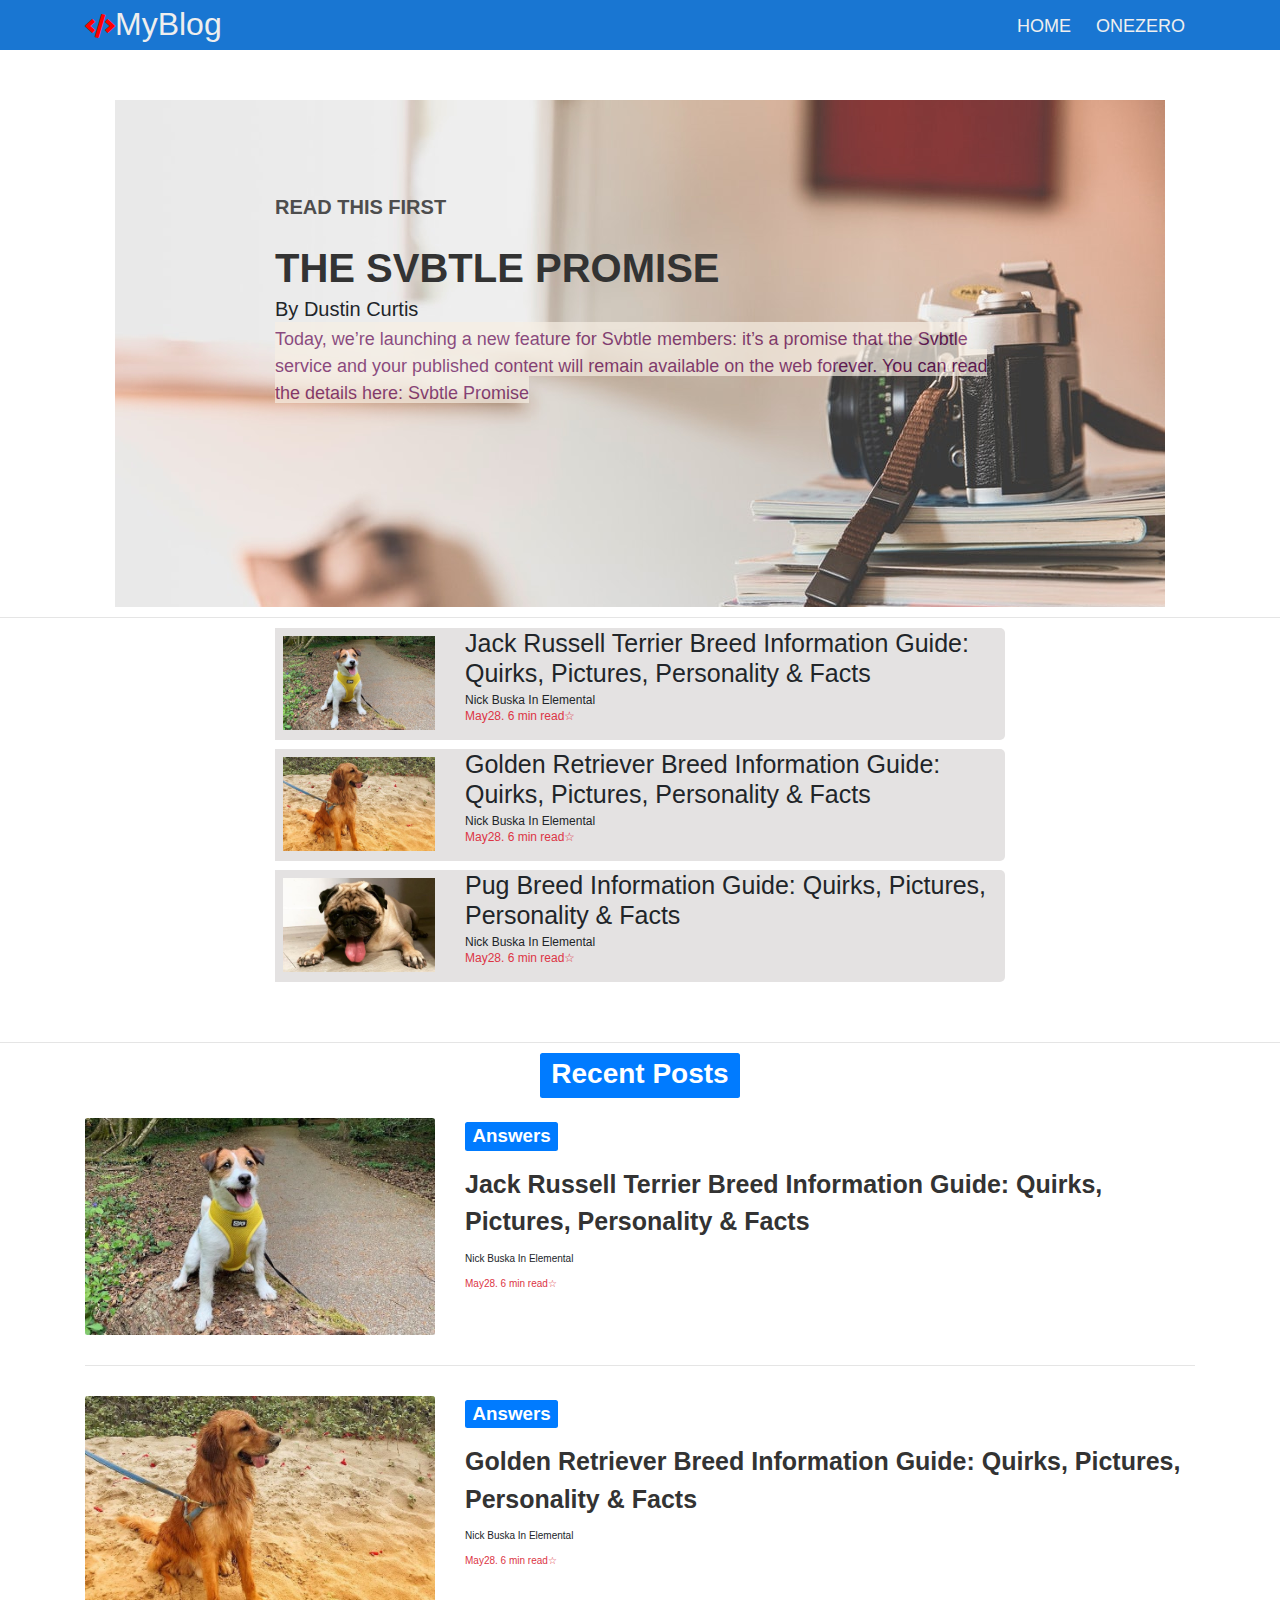
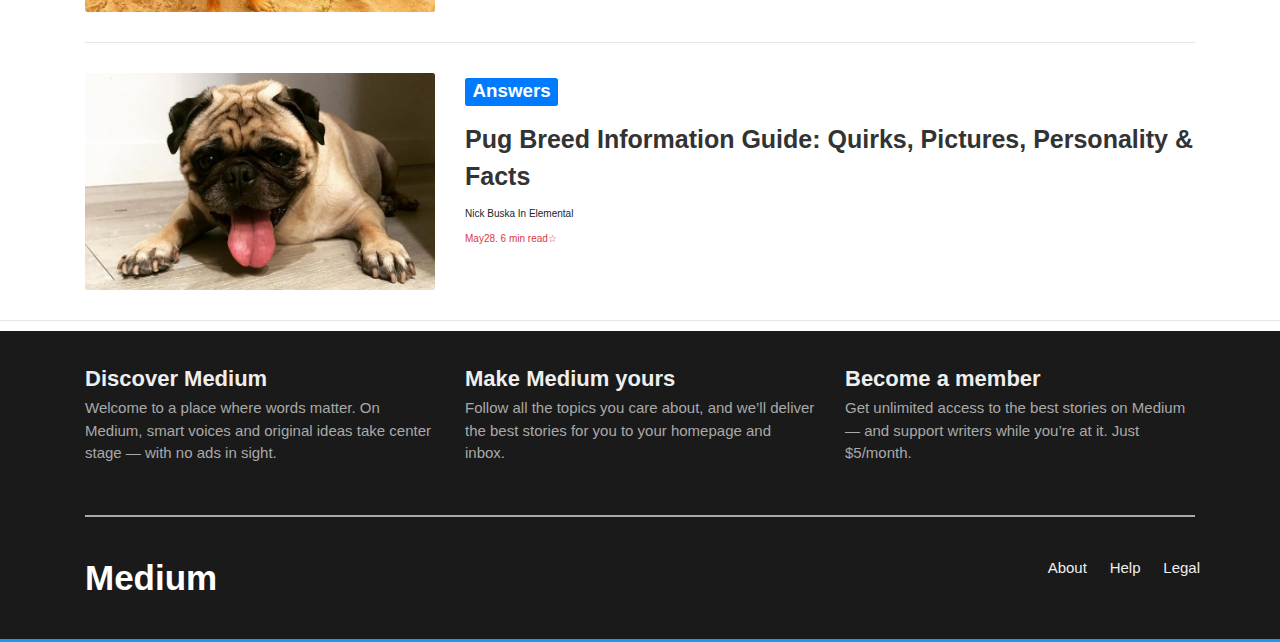
<file: index.html>
<!DOCTYPE html>
<html>
    <head>
        <title>
            Simple Blog Website
        </title>
        <link rel="stylesheet" href="https://maxcdn.bootstrapcdn.com/bootstrap/3.4.0/css/bootstrap.min.css">
        <script src="https://ajax.googleapis.com/ajax/libs/jquery/3.4.0/jquery.min.js"></script>
        <script src="https://maxcdn.bootstrapcdn.com/bootstrap/3.4.0/js/bootstrap.min.js"></script>

        <link rel="stylesheet" type="text/css" href="css/bootstrap.min.css">
        <link rel="stylesheet" type="text/css" href="css/font-awesome.min.css">
        <link rel="stylesheet" type="text/css" href="css/style.css">
        <link rel='stylesheet' href='https://use.fontawesome.com/releases/v5.7.0/css/all.css'>
        <link rel="stylesheet" href="https://stackpath.bootstrapcdn.com/bootstrap/4.3.1/css/bootstrap.min.css" integrity="sha384-ggOyR0iXCbMQv3Xipma34MD+dH/1fQ784/j6cY/iJTQUOhcWr7x9JvoRxT2MZw1T" crossorigin="anonymous">
        <!-- google fonts -->
        <link href="https://fonts.googleapis.com/css?family=Crimson+Text&display=swap" rel="stylesheet">
    </head>
    <body>
        <!-- Header -->
        <div class="Header" >
            <div class="container-fluid">
                    <!-- Navigation -->
                    <div class="nav fixed-top">
                        <input type="checkbox" id="nav-check">

                        <div class="container">
                            <div class="nav-header">
                                <div class="nav-title">    
                                    <a href="index.html"><i class='fas fa-code' style='font-size:24px;color:red'></i>MyBlog</a>
                                </div>
                            </div>
                            <div class="nav-btn ">
                                <label for="nav-check">
                                <span></span>
                                <span></span>
                                <span></span>
                                </label>
                            </div>
                            <div class="nav-links">
                                <a href="#" >HOME</a>
                                <a href="#" >ONEZERO</a>
                            </div>
                        </div>
                    </div>
            </div>

        </div>
        <div class="FirstBlog">
            <div class="container">
                <div class="row">
                    <div class="col-md-8 col-md-offset-2">
                        <h3>
                            Read this First
                        </h3>
                        <h1>
                            The Svbtle Promise
                        </h1>
                        <h2>By Dustin Curtis</h2>
                        <p>
                                Today, we’re launching a new feature for Svbtle members: it’s a promise that the Svbtle service and your published content will remain available on the web forever. You can read the details here: Svbtle Promise 
                        </p>
                    </div>
                </div>
            </div>
        </div>
        <!-- <div class="SecondBlog">
            <div class="container">
                <div class="row">
                    <div class="secondBlog-wrapper">
                        <div class="col-md-4">
                            <div>
                                <img src="img/174881.jpg" width="100px" height="40px">
                            </div>
                            <div>
                                <div class="row">
                                    <div class="col-md-3"></div>
                                    <div class="col-md-9">
                                        <h1>
                                                Why We Can’t Define Sex Through Testosterone
                                        </h1>
                                        <p>
                                                How Caster Semenya’s case leads to broader consequences for sex identification and the participation of transgender athletes in sports
                                        </p>
                                    </div>
                                </div>
                            </div>
                        </div>
                        <div class="col-md-4">
                            <div class="row">
                                <div class="col-md-3">
                                    <img src="img/174881.jpg" width="40px" height="40px">
                                </div>
                                <div class="col-md-9">
                                    <h2>
                                            Meet the Security Company Building an International Database of Banned Bar Patrons

                                    </h2>
                                    <p>
                                            Susie Cagle in OneZero
                                    </p>
                                </div>
                            </div>
                            <div class="row">
                                <div class="col-md-3">
                                    <img src="img/174881.jpg" width="40px" height="40px">
                                </div>
                                <div class="col-md-9">
                                    <h2>
                                            Meet the Security Company Building an International Database of Banned Bar Patrons

                                    </h2>
                                    <p>
                                            Susie Cagle in OneZero
                                    </p>
                                </div>
                            </div>
                            <div class="row">
                                <div class="col-md-3">
                                    <img src="img/174881.jpg" width="40px" height="40px">
                                </div>
                                <div class="col-md-9">
                                    <h2>
                                            Meet the Security Company Building an International Database of Banned Bar Patrons

                                    </h2>
                                    <p>
                                            Susie Cagle in OneZero
                                    </p>
                                </div>
                            </div>
                        </div>
                        <div class="col-md-4">
                            <div>
                                <img src="img/174881.jpg" width="100px" height="40px">
                            </div>
                            <div>
                                <h1>
                                        Why We Can’t Define Sex Through Testosterone
                                </h1>
                                <p>
                                        How Caster Semenya’s case leads to broader consequences for sex identification and the participation of transgender athletes in sports
                                </p>
                            </div>
                        </div>
                    </div>
                </div>
            </div>
        </div> -->
       
        <hr>
        <div class="container">
           <div class="row">
               <div class="col-md-8 col-md-offset-2">
                    <div class="ThirdBlog">
                        <div class="third-blog-item">
                            <div class="row">
                                <div class="col-md-3">
                                    <img class="rounded float-right" src="img/kukur1.jpg" width="100%">
                                </div>
                                <div class="col-md-9">
                                    <h1>Jack Russell Terrier Breed Information Guide: Quirks, Pictures, Personality & Facts</h1>
                                    <p>Nick Buska In Elemental</p>
                                    <p class="text-danger">May28. 6 min read<span>☆</span></p>
                                </div>
                            </div>
                        </div>
                       <div class="third-blog-item">
                            <div class="row">
                                <div class="col-md-3">
                                    <img src="img/kukur2.jpg" class="rounded float-right" width="100%">
                                </div>
                                <div class="col-md-9">
                                    <h1>Golden Retriever Breed Information Guide: Quirks, Pictures, Personality & Facts</h1>
                                    <p>Nick Buska In Elemental</p>
                                    <p class="text-danger">May28. 6 min read<span>☆</span></p>
                                </div>
                            </div>
                       </div>
                       <div class="third-blog-item">
                            <div class="row">
                                <div class="col-md-3">
                                    <img src="img/kukur3.jpg" class="rounded float-right" width="100%">
                                </div>
                                <div class="col-md-9">
                                    <h1>Pug Breed Information Guide: Quirks, Pictures, Personality & Facts</h1>
                                    <p>Nick Buska In Elemental</p>
                                    <p class="text-danger">May28. 6 min read<span>☆</span></p>
                                </div>
                            </div>
                        </div>
                    </div>
               </div>
           </div>
        </div>
        <hr>    
        <div class="fourthblog">
            <div class="container">
                <div class="title">
                        <span class="badge badge-primary">Recent Posts</span>
                </div>
                <div class="row">
                    <div class="col-md-4">
                            <img class="rounded float-right" src="img/kukur1.jpg" alt="kukur1" width="100%">
                    </div>
                    <div class="col-md-8">
                        <h1><span class="badge badge-primary">Answers</span></h1>
                            <a href="kukur.html"><p>Jack Russell Terrier Breed Information Guide: Quirks, Pictures, Personality & Facts</p></a>
                            <p>Nick Buska In Elemental</p>
                            <p class="text-danger">May28. 6 min read<span>☆</span></p>
                    </div>
                </div>
                <hr>
                <div class="row">
                    <div class="col-md-4">
                        <img class="rounded float-right" src="img/kukur2.jpg" alt="kukur2" width="100%">
                    </div>
                    <div class="col-md-8">
                        <h1><span class="badge badge-primary">Answers</span></h1>
                        <a href="kukur.html"><p>Golden Retriever Breed Information Guide: Quirks, Pictures, Personality & Facts</p></a>
                        <p>Nick Buska In Elemental</p>
                        <p class="text-danger">May28. 6 min read<span>☆</span></p>
                    </div>
                </div>
                <hr>
                <div class="row">
                    <div class="col-md-4">
                            <img class="rounded float-right" src="img/kukur3.jpg" alt="kukur3" width="100%">
                    </div>
                    <div class="col-md-8">
                        <h1><span class="badge badge-primary">Answers</span></h1>
                            <a href="kukur.html"><p>Pug Breed Information Guide: Quirks, Pictures, Personality & Facts</p></a>
                            <p>Nick Buska In Elemental</p>
                            <p class="text-danger">May28. 6 min read<span>☆</span></p>
                    </div>
                </div>
            </div>
        </div>
        <hr>
        <!-- <div class="fifthblog">
            <div class="container">
                <div class="row" id="absolute">
                    <img src="img/background.jpg">
                </div>
                <div class="row" id="relative">
                    <div class="col-md-8 col-md-offset-2" id="abc">
                        <h3>
                            Read this First
                        </h3>
                        <h1>
                            The Svbtle Promise
                        </h1>
                        <h2>By Dustin Curtis</h2>
                        <p>
                                Today, we’re launching a new feature for Svbtle members: it’s a promise that the Svbtle service and your published content will remain available on the web forever. You can read the details here: Svbtle Promise 
                        </p>
                    </div>
                </div>
            </div>
        </div> -->
        <!-- <div class="sixthblog">
            <div class="container" id="absoluteimg">
                <h2>Carousel Example</h2>
                <div id="myCarousel" class="carousel slide" data-ride="carousel">
                   
                    <ol class="carousel-indicators">
                    <li data-target="#myCarousel" data-slide-to="0" class="active"></li>
                    <li data-target="#myCarousel" data-slide-to="1"></li>
                    <li data-target="#myCarousel" data-slide-to="2"></li>
                    </ol>
                
                    
                    <div class="carousel-inner">
                
                    <div class="item active">
                        <img src="img/kukur1.jpg" alt="Los Angeles" style="width:100%;">
                        <div class="carousel-caption">
                        <h3>Los Angeles</h3>
                        <p>LA is always so much fun!</p>
                        </div>
                    </div>
                
                    <div class="item">
                        <img src="img/kukur2.jpg" alt="Chicago" style="width:100%;">
                        <div class="carousel-caption">
                        <h3>Chicago</h3>
                        <p>Thank you, Chicago!</p>
                        </div>
                    </div>
                    
                    <div class="item">
                        <img src="img/kukur3.jpg" alt="New York" style="width:100%;">
                        <div class="carousel-caption">
                        <h3>New York</h3>
                        <p>We love the Big Apple!</p>
                        </div>
                    </div>
                
                    </div>
                
                   
                    <a class="left carousel-control" href="#myCarousel" data-slide="prev">
                    <span class="glyphicon glyphicon-chevron-left"></span>
                    <span class="sr-only">Previous</span>
                    </a>
                    <a class="right carousel-control" href="#myCarousel" data-slide="next">
                    <span class="glyphicon glyphicon-chevron-right"></span>
                    <span class="sr-only">Next</span>
                    </a>
                </div>
            </div>
            <div class="container" id="relativeimg">
                <div class="row" id="relative">
                    <div class="col-md-8 col-md-offset-2" id="abc">
                        <h3>
                            Read this First
                        </h3>
                        <h1>
                            The Svbtle Promise
                        </h1>
                        <h2>By Dustin Curtis</h2>
                        <p>
                                Today, we’re launching a new feature for Svbtle members: it’s a promise that the Svbtle service and your published content will remain available on the web forever. You can read the details here: Svbtle Promise 
                        </p>
                    </div>
                </div>
            </div>
        </div> -->
        <div class="footer">
            <div class="container">
                <div class="row">
                    <div class="col-md-4">
                        <h2>Discover Medium</h2>
                        <p>Welcome to a place where words matter. On Medium, smart voices and original ideas take center stage — with no ads in sight.</p>
                    </div>
                    <div class="col-md-4">
                        <h2>Make Medium yours</h2>
                        <p>Follow all the topics you care about, and we’ll deliver the best stories for you to your homepage and inbox.</p>
                    </div>
                    <div class="col-md-4">
                        <h2>Become a member</h2>
                        <p>Get unlimited access to the best stories on Medium — and support writers while you’re at it. Just $5/month.</p>
                    </div>
                </div>
                <hr>
                <div class="row">
                    <div id="head">
                        <h1>Medium</h1>
                    </div>
                    <div class="listdiv">
                        <ul id="list">
                            <li>About</li>
                            <li>Help</li>
                            <li>Legal</li>
                        </ul>
                    </div>
                </div>
            </div>
        </div>
    </body>
</html>
</file>
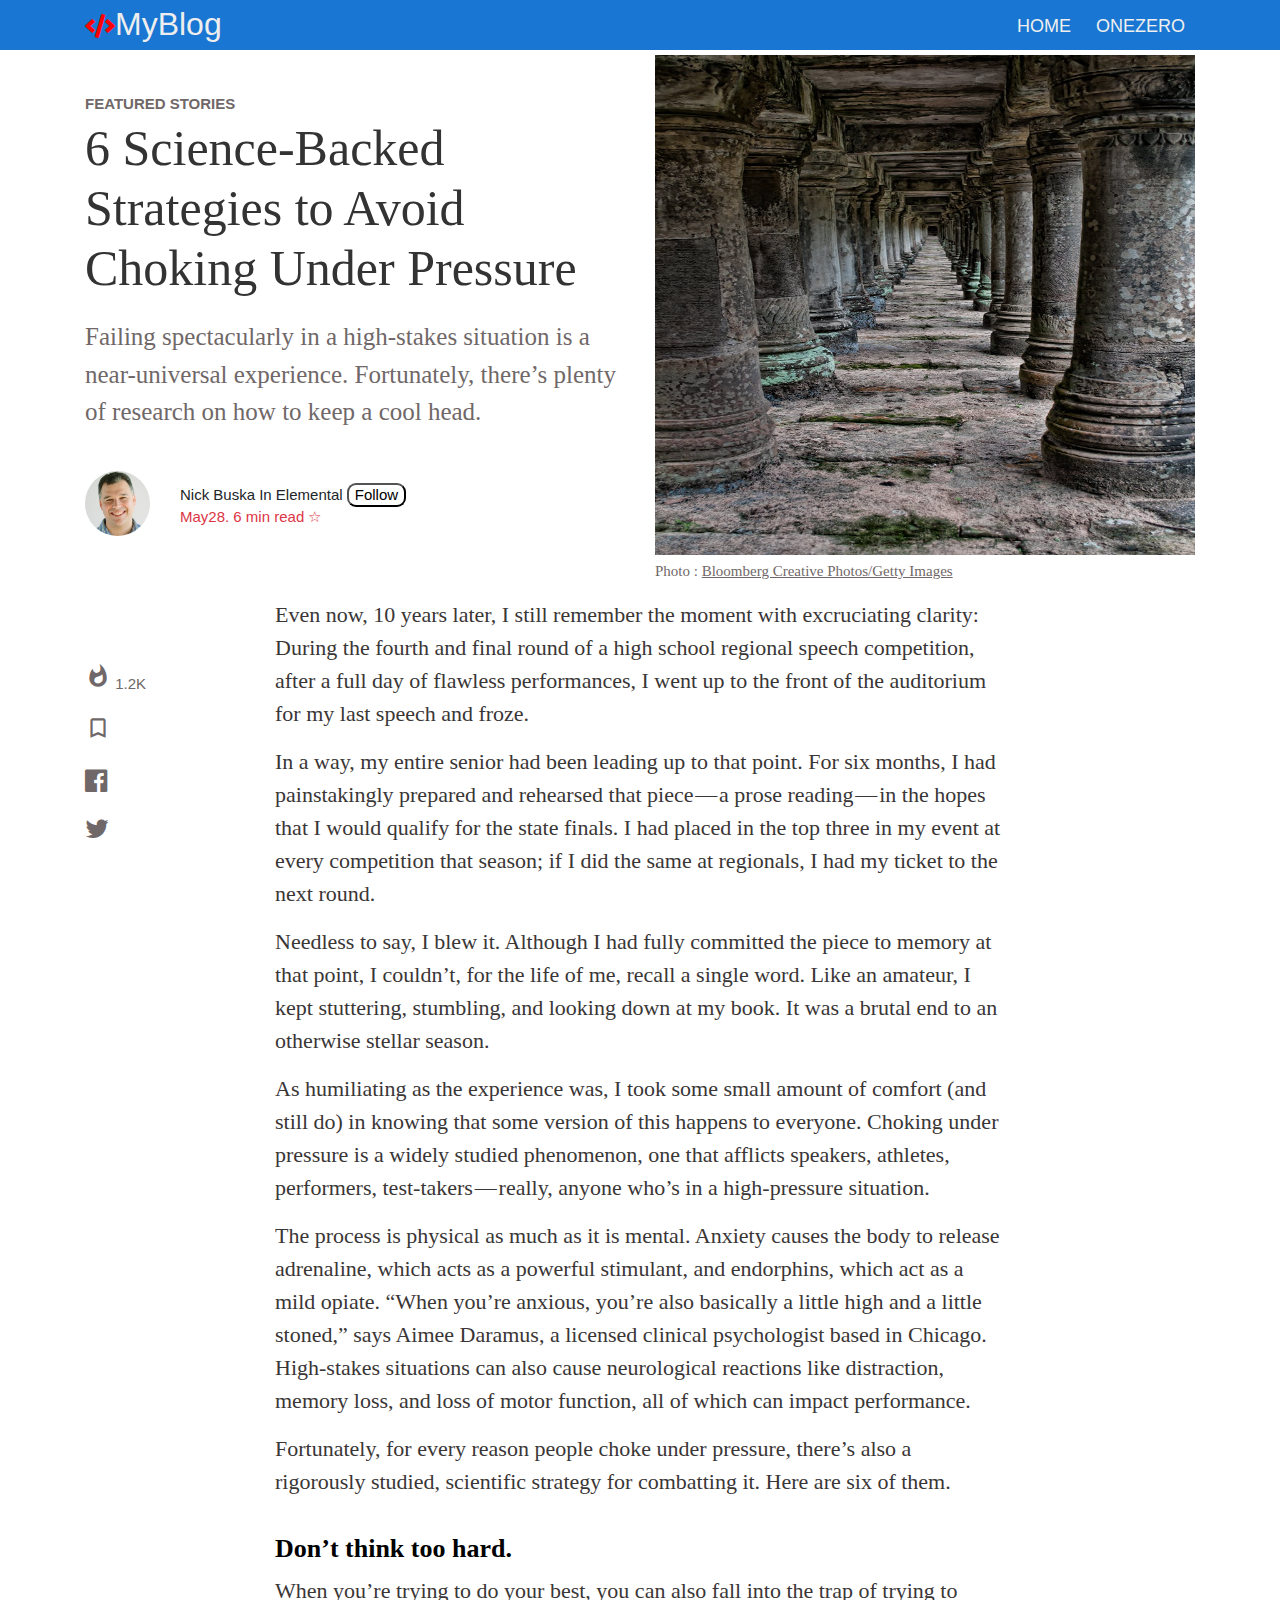
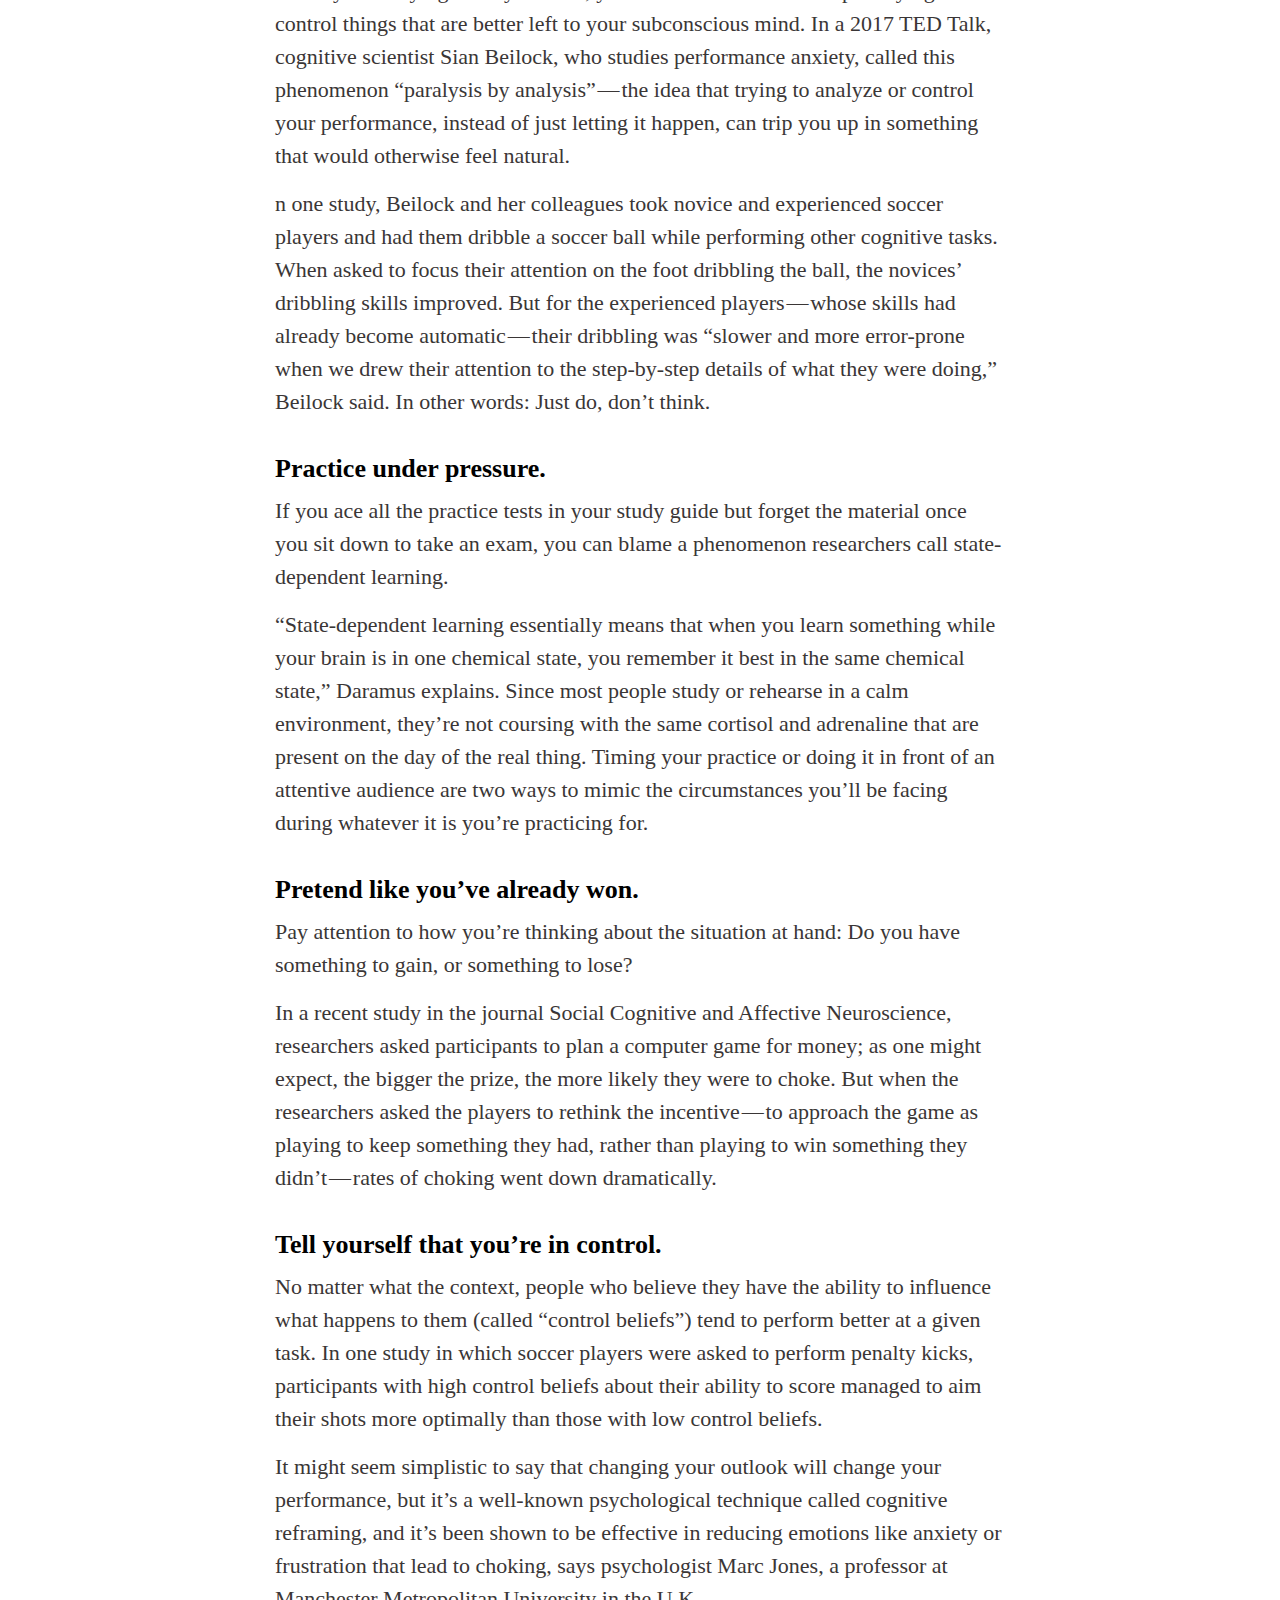
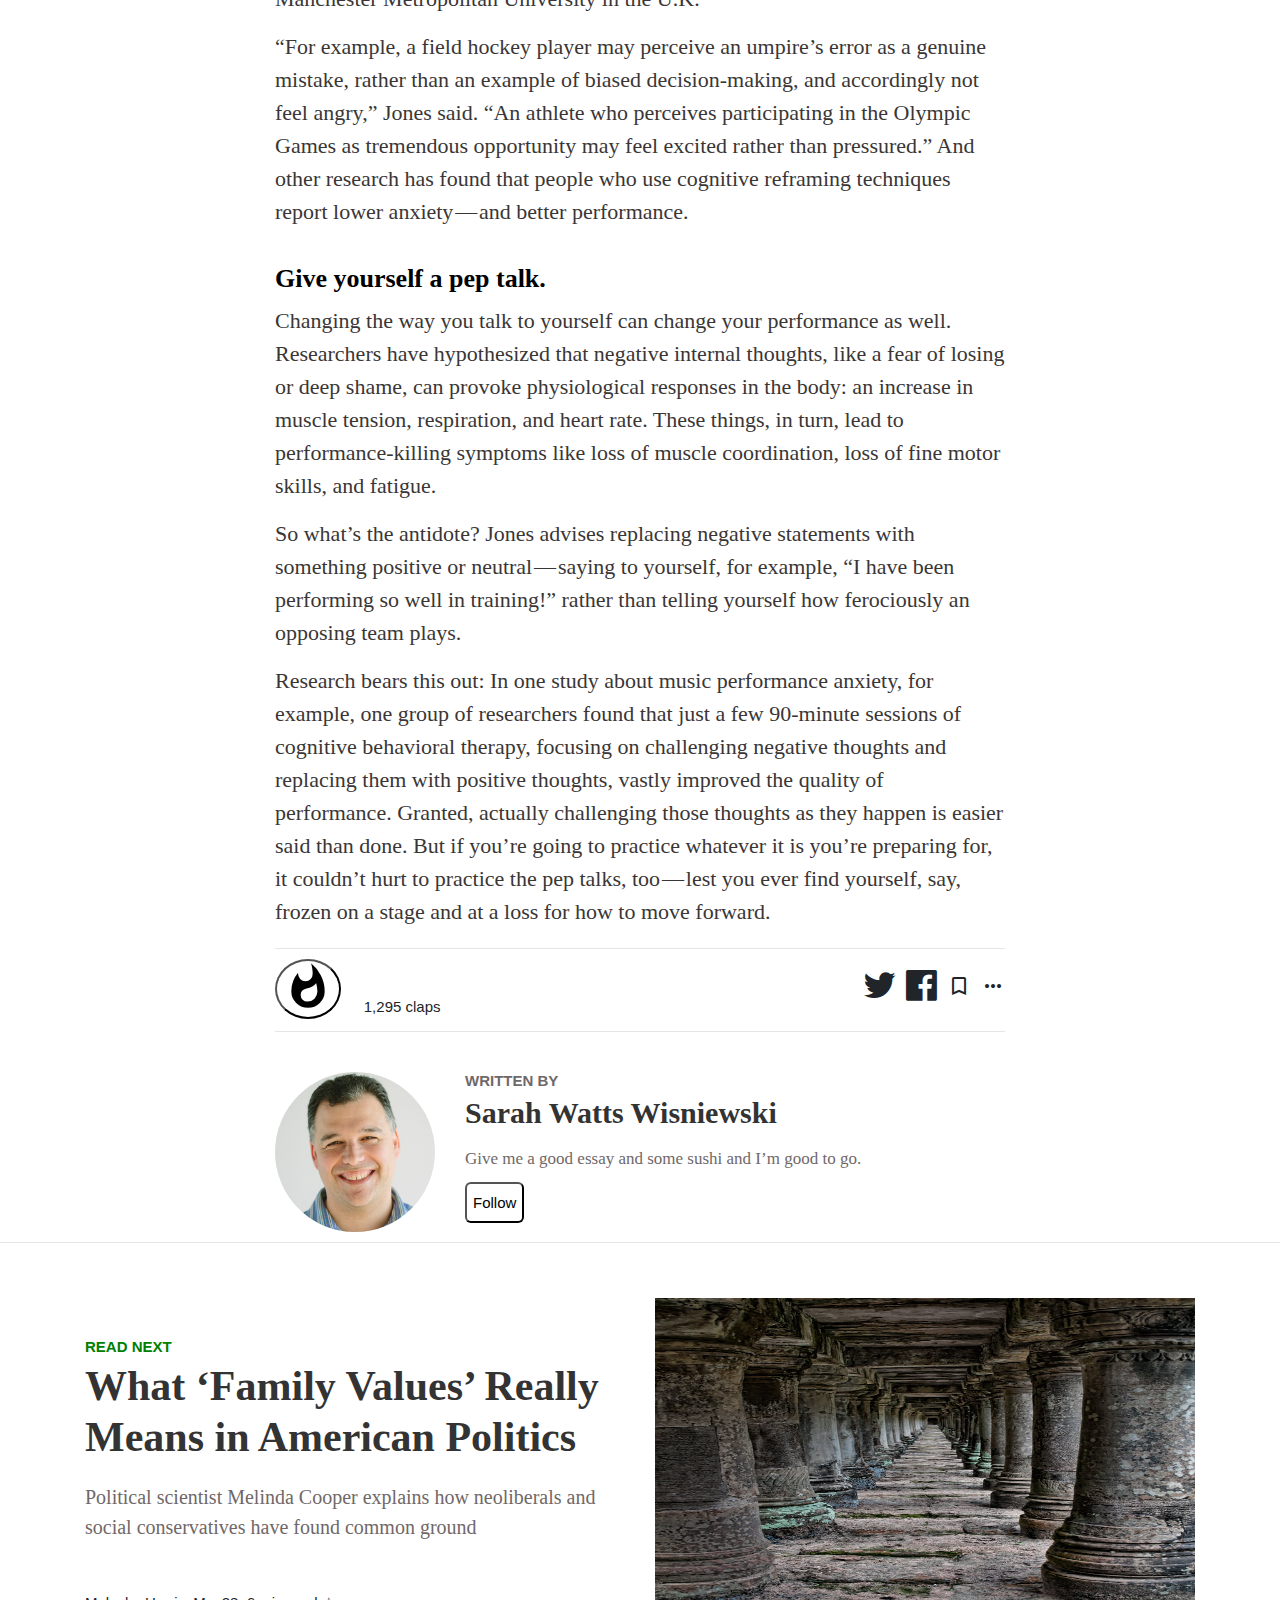
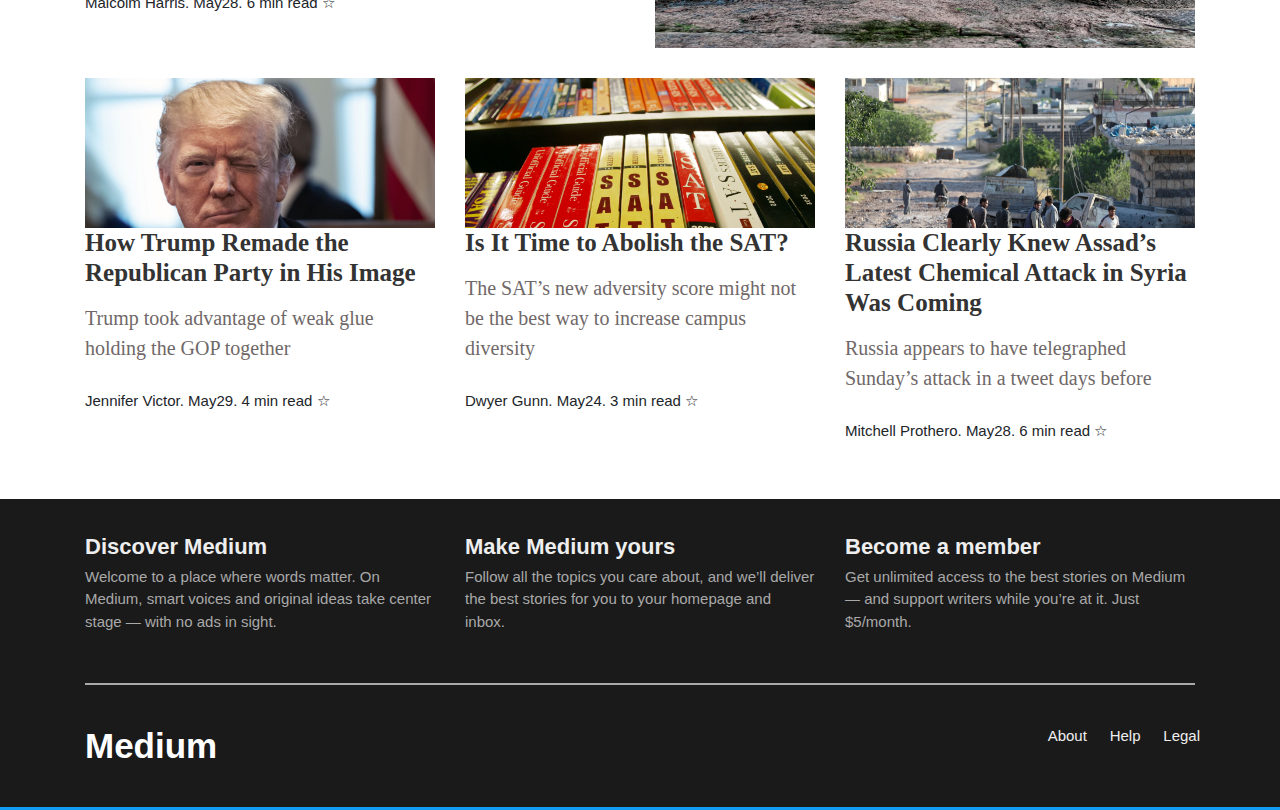
<file: kukur.html>
<!DOCTYPE html>
<html>
    <head>
        <title>KUKUR</title>
        <link rel="stylesheet" type="text/css" href="css/bootstrap.min.css">
        <link rel="stylesheet" type="text/css" href="css/font-awesome.min.css">
        <link rel="stylesheet" type="text/css" href="css/kukur.css">
        <link rel='stylesheet' href='https://use.fontawesome.com/releases/v5.7.0/css/all.css'>
        <link rel="stylesheet" href="https://stackpath.bootstrapcdn.com/bootstrap/4.3.1/css/bootstrap.min.css" integrity="sha384-ggOyR0iXCbMQv3Xipma34MD+dH/1fQ784/j6cY/iJTQUOhcWr7x9JvoRxT2MZw1T" crossorigin="anonymous">
        <link rel="stylesheet" href="https://cdnjs.cloudflare.com/ajax/libs/font-awesome/4.7.0/css/font-awesome.min.css">
        <link href="https://fonts.googleapis.com/icon?family=Material+Icons" rel="stylesheet">
        <!-- google fonts -->
        <link href="https://fonts.googleapis.com/css?family=Crimson+Text&display=swap" rel="stylesheet">
    </head>
    <body>
        <!-- Header -->
        <div class="Header" >
            <div class="container-fluid">
                    <!-- Navigation -->
                    <div class="nav fixed-top">
                        <input type="checkbox" id="nav-check">

                        <div class="container">
                            <div class="nav-header">
                                <div class="nav-title">    
                                    <a href="index.html"><i class='fas fa-code' style='font-size:24px;color:red'></i>MyBlog</a>
                                </div>
                            </div>
                            <div class="nav-btn ">
                                <label for="nav-check">
                                <span></span>
                                <span></span>
                                <span></span>
                                </label>
                            </div>
                            <div class="nav-links">
                                <a href="#" >HOME</a>
                                <a href="#" >ONEZERO</a>
                            </div>
                        </div>
                    </div>
            </div>

        </div>
        <div class="blog1">
            <div class="container">
                <div class="row">
                    <div class="col-md-6" id="featured">
                        <h3>Featured Stories</h3>
                        <h1>6 Science-Backed Strategies to Avoid Choking Under Pressure</h1>
                        <p>Failing spectacularly in a high-stakes situation is a near-universal experience. Fortunately, there’s plenty of research on how to keep a cool head.</p>
                        <div class="row">
                            <div class="col-md-2" id="rounded" >
                                <img src="img/rounded.jpeg" width="100%" alt="rounded">
                            </div>
                            <div class="col-md-10">
                                <p>Nick Buska In Elemental <button type="button">Follow</button> </p>
                                <p class="text-danger">May28. 6 min read <span>☆</span></p>
                            </div>
                        </div>
                    </div>
                    <div class="col-md-6">
                        <figure>
                                <img src="img/blog1.jpeg" alt="blog1" width="100%" height="500px">
                                <figcaption>Photo : <u>Bloomberg Creative Photos/Getty Images</u></figcaption>
                        </figure>
                    </div>
                </div>
            </div>
        </div>
        <div class="blog2">
            <div class="container">
                <div class="row">
                    <div class="col-md-2" id="icons">
                        <p><i class="material-icons">whatshot</i>  1.2K</p>
                        <p><i class="material-icons">bookmark_border</i></p>
                        <p><i class="fa fa-facebook-official"></i></p>
                        <p><i class="fa fa-twitter"></i></p>
                    </div>
                    <div class="col-md-8">
                        <p>Even now, 10 years later, I still remember the moment with excruciating clarity: During the fourth and final round of a high school regional speech competition, after a full day of flawless performances, I went up to the front of the auditorium for my last speech and froze.</p>
                        <p>In a way, my entire senior had been leading up to that point. For six months, I had painstakingly prepared and rehearsed that piece — a prose reading — in the hopes that I would qualify for the state finals. I had placed in the top three in my event at every competition that season; if I did the same at regionals, I had my ticket to the next round.</p>
                        <p>Needless to say, I blew it. Although I had fully committed the piece to memory at that point, I couldn’t, for the life of me, recall a single word. Like an amateur, I kept stuttering, stumbling, and looking down at my book. It was a brutal end to an otherwise stellar season.</p>
                        <p>As humiliating as the experience was, I took some small amount of comfort (and still do) in knowing that some version of this happens to everyone. Choking under pressure is a widely studied phenomenon, one that afflicts speakers, athletes, performers, test-takers — really, anyone who’s in a high-pressure situation.</p>
                        <p>The process is physical as much as it is mental. Anxiety causes the body to release adrenaline, which acts as a powerful stimulant, and endorphins, which act as a mild opiate. “When you’re anxious, you’re also basically a little high and a little stoned,” says Aimee Daramus, a licensed clinical psychologist based in Chicago. High-stakes situations can also cause neurological reactions like distraction, memory loss, and loss of motor function, all of which can impact performance.</p>
                        <p>Fortunately, for every reason people choke under pressure, there’s also a rigorously studied, scientific strategy for combatting it. Here are six of them.</p>
                        <h2>Don’t think too hard.</h2>
                        <p>When you’re trying to do your best, you can also fall into the trap of trying to control things that are better left to your subconscious mind. In a 2017 TED Talk, cognitive scientist Sian Beilock, who studies performance anxiety, called this phenomenon “paralysis by analysis” — the idea that trying to analyze or control your performance, instead of just letting it happen, can trip you up in something that would otherwise feel natural.</p>
                        <p>n one study, Beilock and her colleagues took novice and experienced soccer players and had them dribble a soccer ball while performing other cognitive tasks. When asked to focus their attention on the foot dribbling the ball, the novices’ dribbling skills improved. But for the experienced players — whose skills had already become automatic — their dribbling was “slower and more error-prone when we drew their attention to the step-by-step details of what they were doing,” Beilock said. In other words: Just do, don’t think.</p>
                        <h2>Practice under pressure.</h2>
                        <p>If you ace all the practice tests in your study guide but forget the material once you sit down to take an exam, you can blame a phenomenon researchers call state-dependent learning.</p>
                        <p>“State-dependent learning essentially means that when you learn something while your brain is in one chemical state, you remember it best in the same chemical state,” Daramus explains. Since most people study or rehearse in a calm environment, they’re not coursing with the same cortisol and adrenaline that are present on the day of the real thing. Timing your practice or doing it in front of an attentive audience are two ways to mimic the circumstances you’ll be facing during whatever it is you’re practicing for.</p>
                        <h2>Pretend like you’ve already won.</h2>
                        <p>Pay attention to how you’re thinking about the situation at hand: Do you have something to gain, or something to lose?</p>
                        <p>In a recent study in the journal Social Cognitive and Affective Neuroscience, researchers asked participants to plan a computer game for money; as one might expect, the bigger the prize, the more likely they were to choke. But when the researchers asked the players to rethink the incentive — to approach the game as playing to keep something they had, rather than playing to win something they didn’t — rates of choking went down dramatically.</p>
                        <h2>Tell yourself that you’re in control.</h2>
                        <p>No matter what the context, people who believe they have the ability to influence what happens to them (called “control beliefs”) tend to perform better at a given task. In one study in which soccer players were asked to perform penalty kicks, participants with high control beliefs about their ability to score managed to aim their shots more optimally than those with low control beliefs.</p>
                        <p>It might seem simplistic to say that changing your outlook will change your performance, but it’s a well-known psychological technique called cognitive reframing, and it’s been shown to be effective in reducing emotions like anxiety or frustration that lead to choking, says psychologist Marc Jones, a professor at Manchester Metropolitan University in the U.K.</p>
                        <p>“For example, a field hockey player may perceive an umpire’s error as a genuine mistake, rather than an example of biased decision-making, and accordingly not feel angry,” Jones said. “An athlete who perceives participating in the Olympic Games as tremendous opportunity may feel excited rather than pressured.” And other research has found that people who use cognitive reframing techniques report lower anxiety — and better performance.</p>
                        <h2>Give yourself a pep talk.</h2>
                        <p>Changing the way you talk to yourself can change your performance as well. Researchers have hypothesized that negative internal thoughts, like a fear of losing or deep shame, can provoke physiological responses in the body: an increase in muscle tension, respiration, and heart rate. These things, in turn, lead to performance-killing symptoms like loss of muscle coordination, loss of fine motor skills, and fatigue.</p>
                        <p>So what’s the antidote? Jones advises replacing negative statements with something positive or neutral — saying to yourself, for example, “I have been performing so well in training!” rather than telling yourself how ferociously an opposing team plays.</p>
                        <p>Research bears this out: In one study about music performance anxiety, for example, one group of researchers found that just a few 90-minute sessions of cognitive behavioral therapy, focusing on challenging negative thoughts and replacing them with positive thoughts, vastly improved the quality of performance. Granted, actually challenging those thoughts as they happen is easier said than done. But if you’re going to practice whatever it is you’re preparing for, it couldn’t hurt to practice the pep talks, too — lest you ever find yourself, say, frozen on a stage and at a loss for how to move forward.</p>
                    </div>
                </div>
            </div>
        </div>
        <div class="blog3">
            <div class="container">
                <div class="row">
                    <div class="col-md-8 col-md-offset-2" id="roundedicon">
                        <hr>
                        <button type="button"><i class="material-icons">whatshot</i></button>
                        <h5>1,295 claps</h5>
                        <div class="righticons">
                                <i class="fa fa-twitter"></i>
                                <i class="fa fa-facebook-official"></i>
                                <i class="material-icons">bookmark_border</i>
                                <i class="material-icons">more_horiz</i>
                        </div>
                        <hr>
                    </div>
                </div>
            </div>
        </div>
        <div class="blog4">
            <div class="container">
                <div class="row">
                    <div class="col-md-2 col-md-offset-2" id="rounded" >
                        <img src="img/rounded.jpeg" width="100%" alt="rounded">
                    </div>
                    <div class="col-md-6">
                            <h3>written by</h3>
                            <h1>Sarah Watts Wisniewski</h1>
                            <p>Give me a good essay and some sushi and I’m good to go.</p>
                            <button type="button"> Follow </button> 
                    </div>
                </div>
            </div>
        </div>
        <hr>
        <div class="blog5">
            <div class="container">
                <div class="row">
                    <div class="col-md-6" id="featured">
                        <h3>Read Next</h3>
                        <h1>What ‘Family Values’ Really Means in American Politics</h1>
                        <p>Political scientist Melinda Cooper explains how neoliberals and social conservatives have found common ground</p>
                        <div class="row">
                            <div class="col-md-12">
                                <p>Malcolm Harris. May28. 6 min read <span>☆</span></p>
                            </div>
                        </div>
                    </div>
                    <div class="col-md-6">
                        <figure>
                                <img src="img/blog1.jpeg" alt="blog1" width="100%" height="350px">
                        </figure>
                    </div>
                </div>
            </div>
        </div>
        <div class="blog6">
            <div class="container">
                <div class="row">
                    <div class="col-md-4">
                        <div class="row" id="images">
                            <img src="img/trump.jpg" width="100%">
                        </div>
                        <div class="row">
                            <h1>How Trump Remade the Republican Party in His Image</h1>
                            <p>Trump took advantage of weak glue holding the GOP together</p>
                            <div class="row">
                                <div class="col-md-12">
                                    <p>Jennifer Victor. May29. 4 min read <span>☆</span></p>
                                </div>
                            </div>
                        </div>
                    </div>
                    <div class="col-md-4">
                        <div class="row" id="images">
                            <img src="img/sat.jpeg" width="100%">
                        </div>
                        <div class="row">
                            <h1>Is It Time to Abolish the SAT?</h1>
                            <p>The SAT’s new adversity score might not be the best way to increase campus diversity</p>
                            <div class="row">
                                <div class="col-md-12">
                                    <p>Dwyer Gunn. May24. 3 min read <span>☆</span></p>
                                </div>
                            </div>
                        </div>
                    </div>
                    <div class="col-md-4">
                        <div class="row" id="images">
                            <img src="img/russia.jpeg" width="100%">
                        </div>
                        <div class="row">
                            <h1>Russia Clearly Knew Assad’s Latest Chemical Attack in Syria Was Coming</h1>
                            <p>Russia appears to have telegraphed Sunday’s attack in a tweet days before</p>
                            <div class="row">
                                <div class="col-md-12">
                                    <p>Mitchell Prothero. May28. 6 min read <span>☆</span></p>
                                </div>
                            </div>
                        </div>
                    </div>
                </div>
            </div>
        </div>
        <div class="footer">
            <div class="container">
                <div class="row">
                    <div class="col-md-4">
                        <h2>Discover Medium</h2>
                        <p>Welcome to a place where words matter. On Medium, smart voices and original ideas take center stage — with no ads in sight.</p>
                    </div>
                    <div class="col-md-4">
                        <h2>Make Medium yours</h2>
                        <p>Follow all the topics you care about, and we’ll deliver the best stories for you to your homepage and inbox.</p>
                    </div>
                    <div class="col-md-4">
                        <h2>Become a member</h2>
                        <p>Get unlimited access to the best stories on Medium — and support writers while you’re at it. Just $5/month.</p>
                    </div>
                </div>
                <hr>
                <div class="row">
                    <div id="head">
                        <h1>Medium</h1>
                    </div>
                    <div class="listdiv">
                        <ul id="list">
                            <li>About</li>
                            <li>Help</li>
                            <li>Legal</li>
                        </ul>
                    </div>
                </div>
            </div>
        </div>
    </body>
</html>
</file>
<file: css/style.css>
body {
    font-family: 'Crimson Text', serif;

}
.nav {
    height: 50px;
    width: 100%;
    background-color: #1976d2;
    position: relative;
    
}
.nav-header {
    display: inline;
  }
  
.nav-header > .nav-title {
    display: inline-block;
    font-size: 22px;
    color: white;
    /* padding: 1px 10px 10px 10px; */
  }
.nav-header > .nav-title>a{
    color: #eee;
    font-size: 32px;
  }
  
.nav-btn {
display: none;
}

.nav-links {
display: inline;
float: right;
font-size: 18px;
}
.nav-links > a {
display: inline-block;
padding: 13px 10px 10px 10px;
text-decoration: none;
color: #efefef;
}

.nav-links > a:hover {
background-color: rgba(0, 0, 0, 0.3);
}

#nav-check {
display: none;
}

@media (max-width:600px) {
.nav-btn {
    display: inline-block;
    position: absolute;
    right: 0px;
    top: 0px;
}
.nav-btn > label {
    display: inline-block;
    width: 50px;
    height: 50px;
    padding: 13px;
}
.nav-btn > label:hover, #nav-check:checked ~ .nav-btn > label {
    background-color: rgba(0, 0, 0, 0.3);
}
.nav-btn > label > span {
    display: block;
    width: 25px;
    height: 10px;
    border-top: 2px solid #eee;
}
.nav-links {
    position: absolute;
    display: block;
    width: 100%;
    background-color: #333;
    height: 0px;
    transition: all 0.3s ease-in;
    overflow-y: hidden;
    top: 50px;
    left: 0px;
    z-index: 900;

}
.nav-links > a {
    display: block;
    width: 100%;
}
#nav-check:not(:checked) ~ .nav-links {
    height: 0px;
  }
  #nav-check:checked ~ .nav-links {
    height: calc(100vh - 50px);
    overflow-y: auto;
  }
}
/* first blog css starts */
.FirstBlog{
    background-image: url("background.jpg");
    width: 100%;
    background-attachment: fixed;
    padding-bottom: 200px;
    padding-top: 170px;
    background-position: center;  
    background-repeat: no-repeat;
    object-fit: contain;  
}
.FirstBlog h3{
    color: #4d4d4d;
    text-transform: uppercase;
    font-weight: 900;
    font-size: 20px;
    margin-top: 25px;
}
.FirstBlog h1{
    color:#333;
    text-transform: uppercase;
    font-weight: 900;
    font-size: 40px;
    margin-top: 25px;
}
.FirstBlog p {
    background-color: rgb(247, 239, 228);
    opacity: 0.7;
    color:rgb(99, 5, 83);
    font-size: 18px;
    font-weight: 500;
    line-height: 27px;
    display: inline;
    padding-top: 7px;
}
/* first blog css ends */

/* second blog css starts */
.secondBlog-wrapper {
    width: 60%;
    margin: auto;
}

.SecondBlog h1{
    color:#333;
    
    font-weight: 900;
    font-size: 20px;
    margin-top: 25px;
}
.SecondBlog h2{
    color:#333;
   
    font-weight: 900;
    font-size: 12px;
    margin-top: 25px;
}
.SecondBlog p {
 
    color: #4d4d4d;
    font-size: 14px;
    font-weight: 300;
    line-height: 20px;
}
/* second blog css ends */

/* third blog csss starts */
.ThirdBlog {
    width: 100%;
    margin-bottom: 50px;
}
.ThirdBlog > .third-blog-item > .row > .col-md-9 > p{
    line-height : 15px;
    font-size : 12px;
    margin-bottom: 1px;
}
.third-blog-item{
    background-color: rgb(228, 226, 226);
    border-top-right-radius: 5px;
    border-bottom-right-radius: 5px;
}
.ThirdBlog > .third-blog-item > .row > .col-md-3 > img{
    padding-top: 8px;
    padding-left: 8px;
    padding-bottom: 10px;
}

.third-blog-item {
    margin-bottom: 9px;
}
/* third blog css ends */
/* fourth blog css starts */
.fourthblog > .container > .title{
    /* align-content: center; */
    height: 45px;
    text-align: center;
    font-size: 28px;    
}
.fourthblog > .container > .title > span{
    /* align-content: center; */
    height: 45px;
    text-align: center;
    font-size: 28px;    
}
.fourthblog > .container > .row {
    padding-top: 20px;
    padding-bottom: 20px;
}
.fourthblog > .container > .row > .col-md-8 > a> p{
    color:#333;
    font-weight: 600;
    font-size: 25px;
    margin-top: 15px;
}

/* fourth bolg css ends */
/* Fifth blog css starts */
.fifthblog > .container{
    padding-top: 50px;
    padding-bottom: 300px;
}
.fifthblog > .container > #absolute{
    position:absolute;
    width: 90% 
}
.fifthblog > .container > #relative{
    position: relative;
    padding-top: 250px;
}
.fifthblog > .container > #relative >#abc > h3{
    color: #4d4d4d;
    text-transform: uppercase;
    font-weight: 900;
    font-size: 20px;
    margin-top: 25px;
}
.fifthblog > .container > #relative > #abc > h1{
    color:#333;
    text-transform: uppercase;
    font-weight: 900;
    font-size: 40px;
    margin-top: 25px;
}
.fifthblog > .container > #relative > #abc > p {
    background-color: rgb(247, 239, 228);
    opacity: 0.7;
    color:rgb(99, 5, 83);
    font-size: 18px;
    font-weight: 500;
    line-height: 27px;
    display: inline;
    padding-top: 7px;
}

/* Fifth blog css ends */

/* Sixth blog css starts */
.sixthblog > #absoluteimg{
    position: absolute;
}
.sixthblog > #relativeimg{
    position: relative;
    padding-top: 250px;
}
.sixthblog > .container > #relative >#abc > h3{
    color: red;
    text-transform: uppercase;
    font-weight: 900;
    font-size: 20px;
    margin-top: 25px;
}
.sixthblog > .container > #relative > #abc > h1{
    color: royalblue;
    text-transform: uppercase;
    font-weight: 900;
    font-size: 40px;
    margin-top: 25px;
}
.sixthblog > .container > #relative > #abc > p {
    background-color: rgb(247, 239, 228);
    opacity: 0.7;
    color:rgb(99, 5, 83);
    font-size: 18px;
    font-weight: 500;
    line-height: 27px;
    display: inline;
    padding-top: 7px;
}
/* Sixth blog css ends */

/* Footer css starts */
.footer {
    background-color: #1a1a1a;
    padding-bottom: 35px;
    padding-top: 35px;
    border-bottom: 3px solid #129CF3;
    color: #eee;
  }
  .footer > .container > .row > .col-md-4 > h2{
    font-size: 22px;
    font-weight: 600;
  }
  .footer > .container > .row > .col-md-4 > p{
    font-size: 15px;
    font-weight: 500;
    color: darkgrey;
  }
  .footer > .container > .row > #head > h1{
    font-size: 35px;
    font-weight: 700;
    color: #fff;
    padding-left: 15px;
  }
  .footer > .container > .row > .listdiv{
    float: right;
    align-content: right;
    margin-left: auto;
  }
  .footer > .container > .row > .listdiv > #list > li{
    font-size: 15px;
    padding: 10px 10px 10px 10px;
    display: inline;
  }
  .footer > .container > hr{
    margin-bottom: 40px;
    margin-top: 40px;
    border: 1px solid darkgrey;
  }
  /* Footer css Ends */
</file>
<file: css/kukur.css>
body {
    font-family: 'Crimson Text', serif;

}
.nav {
    height: 50px;
    width: 100%;
    background-color: #1976d2;
    position: relative;
    
}
.nav-header {
    display: inline;
  }
  
.nav-header > .nav-title {
    display: inline-block;
    font-size: 22px;
    color: white;
    /* padding: 1px 10px 10px 10px; */
  }
.nav-header > .nav-title>a{
    color: #eee;
    font-size: 32px;
  }
  
.nav-btn {
display: none;
}

.nav-links {
display: inline;
float: right;
font-size: 18px;
}
.nav-links > a {
display: inline-block;
padding: 13px 10px 10px 10px;
text-decoration: none;
color: #efefef;
}

.nav-links > a:hover {
background-color: rgba(0, 0, 0, 0.3);
}

#nav-check {
display: none;
}

@media (max-width:600px) {
.nav-btn {
    display: inline-block;
    position: absolute;
    right: 0px;
    top: 0px;
}
.nav-btn > label {
    display: inline-block;
    width: 50px;
    height: 50px;
    padding: 13px;
}
.nav-btn > label:hover, #nav-check:checked ~ .nav-btn > label {
    background-color: rgba(0, 0, 0, 0.3);
}
.nav-btn > label > span {
    display: block;
    width: 25px;
    height: 10px;
    border-top: 2px solid #eee;
}
.nav-links {
    position: absolute;
    display: block;
    width: 100%;
    background-color: #333;
    height: 0px;
    transition: all 0.3s ease-in;
    overflow-y: hidden;
    top: 50px;
    left: 0px;
    z-index: 900;

}
.nav-links > a {
    display: block;
    width: 100%;
}
#nav-check:not(:checked) ~ .nav-links {
    height: 0px;
  }
  #nav-check:checked ~ .nav-links {
    height: calc(100vh - 50px);
    overflow-y: auto;
  }
}
/* Blog 1 css Begins */
.blog1{
  margin-top: 55px;
}
.blog1 > .container > .row > #featured{
  padding-top: 40px;
}
.blog1 > .container > .row > .col-md-6 > h3{
  font-weight: 600;
  font-size: 15px;
  color: rgb(112, 104, 104);
  text-transform: uppercase;
}
.blog1 > .container > .row > .col-md-6 > h1{
  font-weight: 500;
  font-size: 50px;
  color: #333;
  font-family: initial;
}
.blog1 > .container > .row > .col-md-6 > p{
  font-weight: 500;
  padding-top: 15px;
  font-size: 25px;
  color: rgb(112, 104, 104);
  font-family: 'Times New Roman', Times, serif;
}
.blog1 > .container > .row > .col-md-6 > figure > figcaption{
  font-weight: 500;
  padding-top: 5px;
  font-size: 15px;
  color: rgb(112, 104, 104);
  font-family: Cambria, Cochin, Georgia, Times, 'Times New Roman', serif;
}
.blog1 > .container > .row > #featured > .row{
  padding-top: 30px;
}
.blog1 > .container > .row > #featured > .row > #rounded > img{
  border-radius: 50%;
}
.blog1 > .container > .row > #featured > .row > .col-md-10{
  padding-top: 12px;
}
.blog1 > .container > .row > #featured > .row > .col-md-10 > p{
  line-height : 18px;
  font-size : 15px;
  margin-bottom: 1px;
}
.blog1 > .container > .row > #featured > .row > .col-md-10 > p > button{
  border-radius: 9px;
  background-color: white;
  color: black;
}
/* Blog 1 css Ends */
/* Blog 2 css Starts */
.blog2 > .container > .row > #icons{
  margin-top: 60px;
}
.blog2 > .container > .row > #icons > p{
  font-size: 15px;
  font-weight: 400;
  color:  rgb(112, 104, 104);
}
.blog2 > .container > .row > #icons > p > i{
  padding-top: 10px;
  font-size: 26px;
}
.blog2 > .container > .row > .col-md-8 > p{
  font-weight: 400;
  padding-top: 5px;
  font-size: 22px;
  color: rgb(58, 54, 54);
  font-family: 'Times New Roman', Times, serif;
}
.blog2 > .container > .row > .col-md-8 > h2{
  font-weight: 550;
  padding-top: 25px;
  font-size: 26px;
  color: black;
  font-family: Cambria, Cochin, Georgia, Times, 'Times New Roman', serif;
}
/* Blog 2 css Ends */
/* Blog 3 css Starts */
.blog3 > .container > .row > #roundedicon > button{
  border-radius: 50%;
  background-color: white;
  color: black;
  display: inline-block;
}
.blog3 > .container > .row > #roundedicon > button > i{
  font-size: 50px;
}
.blog3 > .container > .row > #roundedicon > h5{
  display: inline-block;
  padding-left: 20px;
  padding-top:20px;
  font-size: 15px;
}
.blog3 > .container > .row > #roundedicon > .righticons{
  display: inline-block;
  font-size: 36px;
  float: right;
}
/* Blog 3 css Ends */
/* Blog 4 css starts */
.blog4 > .container > .row{
  margin-top: 30px;
}
.blog4 > .container > .row >  #rounded > img{
  border-radius: 50%;
}
.blog4 > .container > .row > .col-md-6 > h3{
  font-weight: 600;
  font-size: 15px;
  color: rgb(112, 104, 104);
  text-transform: uppercase;
}
.blog4 > .container > .row > .col-md-6 > h1{
  font-weight: 700;
  font-size: 30px;
  color: #333;
  font-family: initial;
}
.blog4 > .container > .row > .col-md-6 > p{
  font-weight: 500;
  padding-top: 10px;
  font-size: 17px;
  color: rgb(112, 104, 104);
  font-family: 'Times New Roman', Times, serif;
}
.blog4 > .container > .row > .col-md-6 > button{
  border-radius: 6px;
  background-color: white;
  color: black;
  font-size: 15px;
  line-height: 35px;
}
/* Blog 4 css ends */
/* Blog 5 css Begins */
.blog5{
  margin-top: 55px;
}
.blog5 > .container > .row > #featured{
  padding-top: 40px;
}
.blog5 > .container > .row > .col-md-6 > h3{
  font-weight: 600;
  font-size: 15px;
  color: green;
  text-transform: uppercase;
}
.blog5 > .container > .row > .col-md-6 > h1{
  font-weight: 550;
  font-size: 42px;
  color: #333;
  font-family: initial;
}
.blog5 > .container > .row > .col-md-6 > p{
  font-weight: 500;
  padding-top: 15px;
  font-size: 20px;
  color: rgb(112, 104, 104);
  font-family: 'Times New Roman', Times, serif;
}
.blog5 > .container > .row > #featured > .row{
  padding-top: 30px;
}
.blog5 > .container > .row > #featured > .row > .col-md-12{
  padding-top: 12px;
}
.blog5 > .container > .row > #featured > .row > .col-md-12 > p{
  line-height : 18px;
  font-size : 15px;
  margin-bottom: 1px;
}
/* Blog 5 css Ends */

/* Blog 6 css starts */
.blog6 > .container > .row{
  /* margin-left: 5px;
  margin-right: 5px; */
  padding-bottom: 60px;
}
.blog6 > .container > .row > .col-md-4{
  padding-top: 20px;
  padding-left: 30px;
  padding-right: 30px;
}
.blog6 > .container > .row > .col-md-4 > .row > h1{
  font-weight: 550;
  font-size: 25px;
  color: #333;
  font-family: initial;
}
.blog6 > .container > .row > .col-md-4 > #images{
  height: 150px;
  overflow: hidden;
}
.blog6 > .container > .row > .col-md-4 > #images > img{
  object-fit: fill; 
}
.blog6 > .container > .row > .col-md-4 > .row > p{
  font-weight: 500;
  padding-top: 10px;
  font-size: 20px;
  color: rgb(112, 104, 104);
  font-family: 'Times New Roman', Times, serif;
}
.blog6 > .container > .row > .col-md-4 > .row > .row{
  padding-top: 8px;
}
.blog6 > .container > .row > .col-md-4 > .row > .row > .col-md-12{
  padding-top: 12px;
}
.blog6 > .container > .row > .col-md-4 > .row > .row > .col-md-12 > p{
  line-height : 15px;
  font-size : 15px;
  margin-bottom: 1px;
}
/* Blog 6 css ends */

/* Footer css starts */
.footer {
  background-color: #1a1a1a;
  padding-bottom: 35px;
  padding-top: 35px;
  border-bottom: 3px solid #129CF3;
  color: #eee;
}
.footer > .container > .row > .col-md-4 > h2{
  font-size: 22px;
  font-weight: 600;
}
.footer > .container > .row > .col-md-4 > p{
  font-size: 15px;
  font-weight: 500;
  color: darkgrey;
}
.footer > .container > .row > #head > h1{
  font-size: 35px;
  font-weight: 700;
  color: #fff;
  padding-left: 15px;
}
.footer > .container > .row > .listdiv{
  float: right;
  align-content: right;
  margin-left: auto;
}
.footer > .container > .row > .listdiv > #list > li{
  font-size: 15px;
  padding: 10px 10px 10px 10px;
  display: inline;
}
.footer > .container > hr{
  margin-bottom: 40px;
  margin-top: 40px;
  border: 1px solid darkgrey;
}
/* Footer css Ends */
</file>
